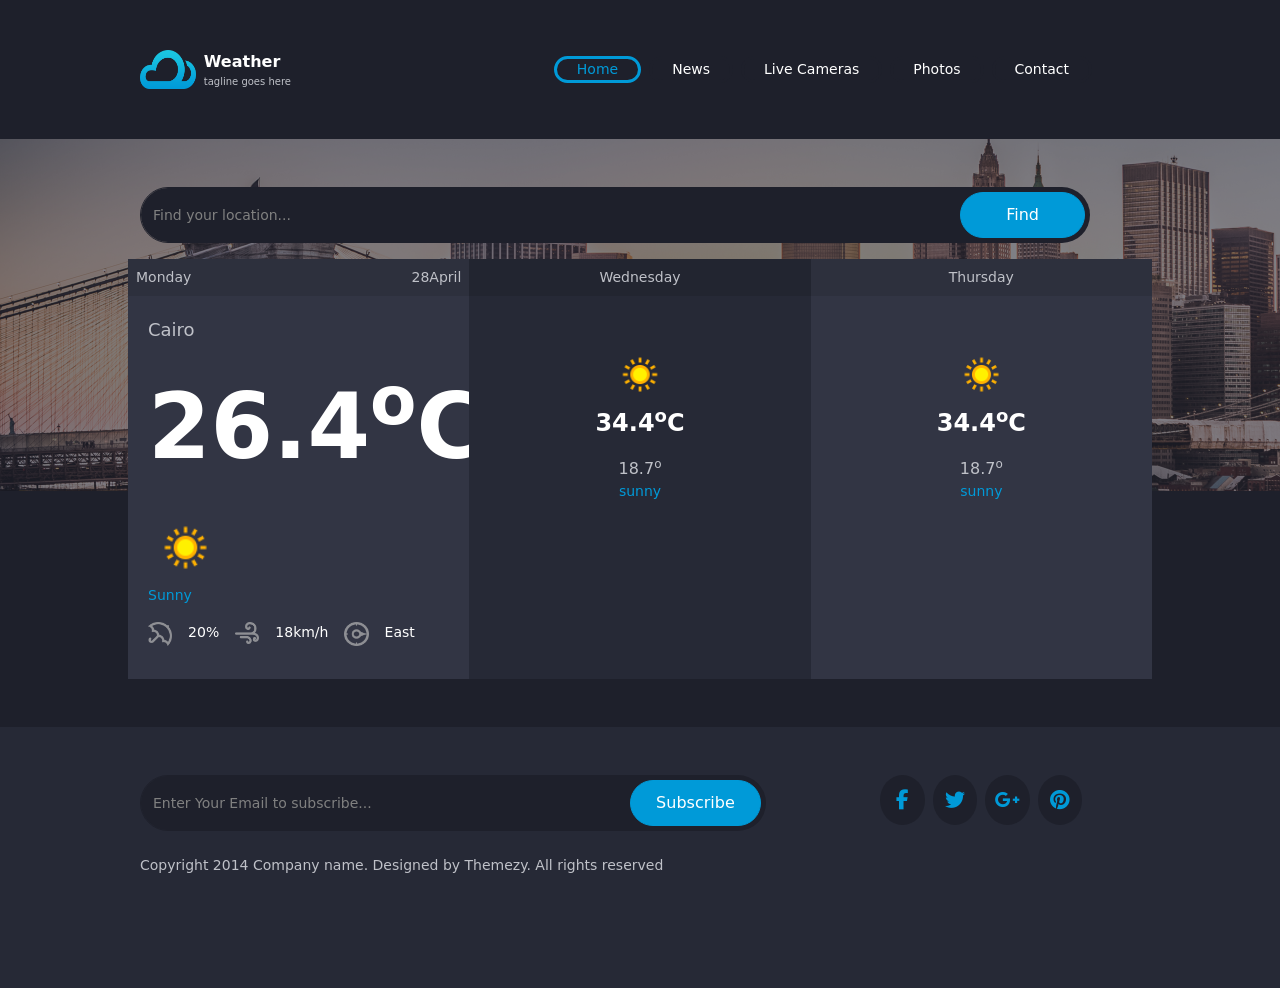
<file: index.html>
<!DOCTYPE html>
<html lang="en">
<head>
    <meta charset="UTF-8">
    <meta name="viewport" content="width=device-width, initial-scale=1.0">
    <title>Weather App</title>
    <link rel="stylesheet" href="css/all.min.css">
    <link rel="stylesheet" href="css/bootstrap.min.css">
    <link rel="stylesheet" href="css/app.css">
</head>
<body data-bs-spy="scroll" data-bs-target="#navbar-scroll">
<div class="container-fluid weatherPage">
    <div class="container">
        <nav class="navbar navbar-expand-lg" id="navbar-scroll">
            <div class="nav-logo d-flex gap-2">
                <img src="images/logo@2x.png" class="w-25" alt="cloud">
                <div class="nav-brand d-flex flex-column">
                    <a class="brand-name1" href="#">Weather</a>
                    <a class="brand-name2" href="#">tagline goes here</a>
                </div>
            </div>
            <button class="navbar-toggler" type="button" data-bs-toggle="collapse" data-bs-target="#navbarSupportedContent" aria-controls="navbarSupportedContent" aria-expanded="false" aria-label="Toggle navigation">
                <span class="navbar-toggler-icon"></span>
            </button>
            <div class="collapse navbar-collapse" id="navbarSupportedContent">
                <ul class="navbar-nav ms-auto m-5 gap-2">
                <li class="nav-item">
                    <a class="nav-link active home" aria-current="page" href="./index.html">Home</a>
                </li>
                <li class="nav-item">
                    <a class="nav-link" href="#">News</a>
                </li>
                <li class="nav-item">
                    <a class="nav-link" href="#">Live Cameras</a>
                </li>
                <li class="nav-item">
                    <a class="nav-link" href="#">Photos</a>
                </li>
                <li class="nav-item">
                    <a class="nav-link contact" href="./contact.html">Contact</a>
                </li>
                </ul>
            </div>
        </nav>
    </div>
    <div class="back-img ">
        <div class="container overflow-auto">
            <div class="input-group mb-3 mt-5">
                <input type="text" id="search" class="form-control" placeholder="Find your location..." aria-describedby="button-addon2">
                <div class="buttonn">
                    <button class="btn" type="button" id="button-addon2">Find</button>
                </div>
            </div>
            <div class="row weatherCard d-flex pb-5">
                <div class="col-xl-4 card-header">
                    <div class=" d-flex justify-content-between p-2">
                        <span id="date1">Monday</span>
                        <div class="d-flex">
                            <p class="m-0" id="date2">28</p><span id="monthDate">April</span>
                        </div>
                    </div>
                    <div class="card-body">
                        <p class="p1">Cairo</p>
                        <p class="p2">26.4<sup>o</sup>C</p>
                        <img id="weatherImg" src="images/113 (1).png" class="w-25" alt="sun">
                        <p class="p3">Sunny</p>
                        <div class="footer d-flex gap-3">
                            <img src="images/icon-umberella@2x.png"  alt="umbrella"><p>20%</p>
                            <img src="images/icon-wind@2x.png"  alt="wind"><p>18km/h</p>
                            <img src="images/icon-compass@2x.png"  alt="compass"><p>East</p>
                        </div>
                    </div>
                </div>
                <div class="col-xl-4 card-header2">
                    <div class="content text-center p-2">
                        <span>Wednesday</span>
                    </div>
                    <div class="card-body2 d-flex flex-column justify-content-center align-items-center m-lg-5">
                        <img src="images/113 (1).png" id="weatherImg2" class="w-25" alt="sun">
                        <p class="p4">34.4<sup>o</sup>C</p>
                        <span>18.7<sup>o</sup></span>
                        <p class="p5">sunny</p>
                    </div>
                </div>
                <div class="col-xl-4 card-header3">
                    <div class="content p-2 text-center">
                        <span>Thursday</span>
                    </div>
                    <div class="card-body3 d-flex flex-column justify-content-center align-items-center m-lg-5">
                        <img src="images/113 (1).png" id="weatherImg3" class="w-25" alt="sun">
                        <p class="p4">34.4<sup>o</sup>C</p>
                        <span>18.7<sup>o</sup></span>
                        <p class="p5">sunny</p>
                    </div>
                </div>
            </div>
        </div>
    </div>
    <footer>
        <div class="container overflow-auto">
            <div class="row">
                <div class="col-md-8">
                    <div class="input-group mb-3 mt-5">
                        <input type="text" class="form-control" placeholder="Enter Your Email to subscribe..." aria-describedby="button-addon2">
                        <div class="buttonn">
                            <button class="btn2" type="button" id="button-addon2">Subscribe</button>
                        </div>
                    </div>
                    <div class="footer-text mb-5 pb-5 mt-4">
                        <p>Copyright 2014 Company name. Designed by Themezy. All rights reserved</p>
                    </div>
                </div>
                <div class="col-md-4">
                    <div class="links mb-3 mt-5 d-flex justify-content-center align-items-center gap-2">
                        <a href="#"><i class="fa-brands fa-facebook-f"></i></a>
                        <a href="#"><i class="fa-brands fa-twitter"></i></a>
                        <a href="#"><i class="fa-brands fa-google-plus-g"></i></a>
                        <a href="#"><i class="fa-brands fa-pinterest"></i></a>
                    </div>
                </div>
            </div>
        </div>
    </footer>
</div>


<script src="JS/bootstrap.bundle.min.js"></script>
<script src="JS/weather.js"></script>
</body>
</html>
</file>
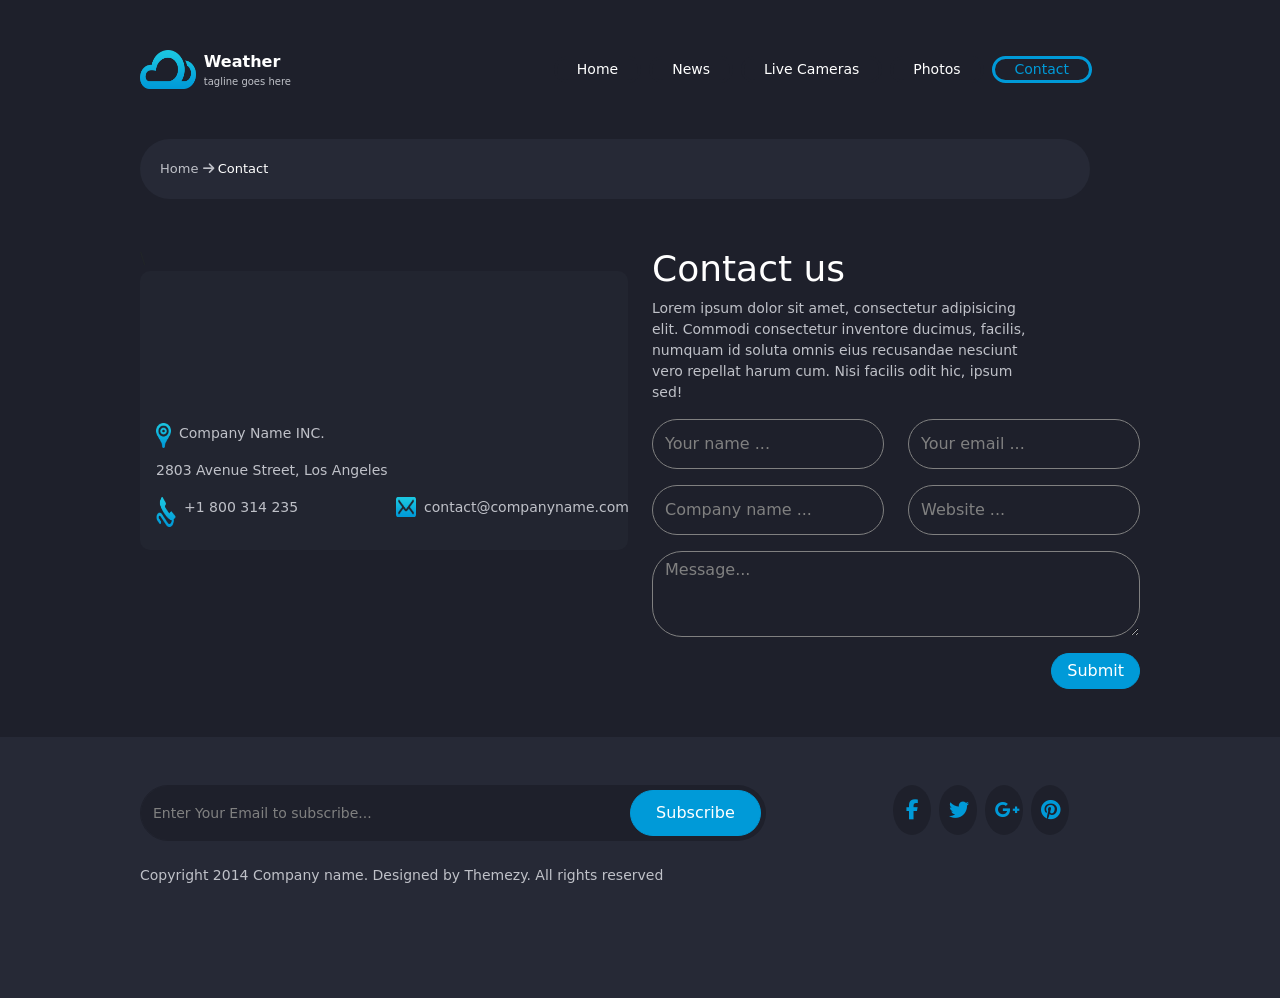
<file: contact.html>
<!DOCTYPE html>
<html lang="en">
<head>
    <meta charset="UTF-8">
    <meta name="viewport" content="width=device-width, initial-scale=1.0">
    <title>Contact</title>
    <link rel="stylesheet" href="css/all.min.css">
    <link rel="stylesheet" href="css/bootstrap.min.css">
    <link rel="stylesheet" href="css/contact.css">
</head>
<body >
    <div class="container-fluid weatherPage">
        <div class="container">
            <nav class="navbar navbar-expand-lg">
                <div class="nav-logo d-flex gap-2">
                    <img src="images/logo@2x.png" class="w-25" alt="cloud">
                    <div class="nav-brand d-flex flex-column">
                        <a class="brand-name1" href="#">Weather</a>
                        <a class="brand-name2" href="#">tagline goes here</a>
                    </div>
                </div>
                <button class="navbar-toggler" type="button" data-bs-toggle="collapse" data-bs-target="#navbarSupportedContent" aria-controls="navbarSupportedContent" aria-expanded="false" aria-label="Toggle navigation">
                    <span class="navbar-toggler-icon"></span>
                </button>
                <div class="collapse navbar-collapse" id="navbarSupportedContent">
                    <ul class="navbar-nav ms-auto m-5 gap-2">
                    <li class="nav-item">
                        <a class="nav-link" aria-current="page" href="./index.html">Home</a>
                    </li>
                    <li class="nav-item">
                        <a class="nav-link" href="#">News</a>
                    </li>
                    <li class="nav-item">
                        <a class="nav-link" href="#">Live Cameras</a>
                    </li>
                    <li class="nav-item">
                        <a class="nav-link" href="#">Photos</a>
                    </li>
                    <li class="nav-item">
                        <a class="nav-link active" href="./contact.html">Contact</a>
                    </li>
                    </ul>
                </div>
            </nav>
        </div>
        <div class="container overflow-auto">
            <div class="headContent">
                <a href="index.html">Home <i class="fa-solid fa-arrow-right"></i></a> <span class="text-white">Contact</span>
            </div>
            <div class="row mt-5">
                <div class="col-lg-6 col-md-12">\
                    <div class="box p-3 overflow-auto">
                        <div class="margin">
                            <div class="d-flex gap-2">
                                <img src="images/icon-marker@2x.png" class="marker" alt="location">
                                <p style="color: #BFC1C8; font-size: 14px;">Company Name INC.</p>
                            </div>
                            <p style="color: #BFC1C8; font-size: 14px;">2803 Avenue Street, Los Angeles</p>
                            <div class="row">
                                <div class="col-xl-6 col-lg-12 col-sm-6 d-flex gap-2">
                                    <img src="images/icon-phone@2x.png" class="phone" alt="phone">
                                    <p style="cursor: pointer; color: #BFC1C8; font-size: 14px;">+1 800 314 235 </p>
                                </div>
                                <div class="col-xl-6 col-lg-12 col-sm-6 d-flex gap-2">
                                    <img src="images/icon-envelope@2x.png" class="envelope" alt="envelope">
                                    <p style="cursor: pointer; color: #BFC1C8; font-size: 14px;">contact@companyname.com </p>
                                </div>
                            </div>
                        </div>
                    </div>
                </div>
                <div class="col-lg-6">
                    <div class="contentHead">
                        <h2>Contact us</h2>
                        <p>Lorem ipsum dolor sit amet, consectetur adipisicing elit. Commodi consectetur inventore ducimus, facilis, numquam id soluta omnis eius recusandae nesciunt vero repellat harum cum. Nisi facilis odit hic, ipsum sed!</p>
                    </div>
                    <div class="row form">
                        <div class="col-md-6">
                            <div class="mb-3">
                                <input type="text" class="form-control" id="exampleFormControlInput1" placeholder="Your name ...">
                            </div>
                        </div>
                        <div class="col-md-6">
                            <div class="mb-3">
                                <input type="text" class="form-control" id="exampleFormControlInput1" placeholder="Your email ...">
                            </div>
                        </div>
                    </div>
                    <div class="row">
                        <div class="col-md-6 form2">
                            <div class="mb-3">
                                <input type="text" class="form-control" id="exampleFormControlInput1" placeholder="Company name ...">
                            </div>
                        </div>
                        <div class="col-md-6 form2">
                            <div class="mb-3">
                                <input type="text" class="form-control" id="exampleFormControlInput1" placeholder="Website ...">
                            </div>
                        </div>
                        <div class="col-12 text-area">
                            <textarea class="form-control" id="exampleFormControlTextarea1" placeholder="Message..." rows="3"></textarea>
                            <div class="d-flex justify-content-end mt-3"><button type="submit" class="submit mb-5">Submit</button></div>
                        </div>
                        </div>
                    </div>
                </div>
            </div>
            <footer>
                <div class="container overflow-auto">
                    <div class="row">
                        <div class="col-md-8">
                            <div class="input-group mb-3 mt-5">
                                <input type="text" class="form-control" placeholder="Enter Your Email to subscribe..." aria-describedby="button-addon2">
                                <div class="buttonn">
                                    <button class="btn2" type="button" id="button-addon2">Subscribe</button>
                                </div>
                            </div>
                            <div class="footer-text mb-5 pb-5 mt-4">
                                <p>Copyright 2014 Company name. Designed by Themezy. All rights reserved</p>
                            </div>
                        </div>
                        <div class="col-md-4">
                            <div class="links mb-3 mt-5 d-flex justify-content-center align-items-center gap-2">
                                <a href="#"><i class="fa-brands fa-facebook-f"></i></a>
                                <a href="#"><i class="fa-brands fa-twitter"></i></a>
                                <a href="#"><i class="fa-brands fa-google-plus-g"></i></a>
                                <a href="#"><i class="fa-brands fa-pinterest"></i></a>
                            </div>
                        </div>
                    </div>
                </div>
            </footer>
    </div>










    <script src="JS/weather.js"></script>
    <script src="JS/bootstrap.bundle.min.js"></script>
</body>
</html>
</file>
<file: css/app.css>
@import url('https://fonts.googleapis.com/css2?family=Alegreya+Sans:ital,wght@0,100;0,300;0,400;0,500;0,700;0,800;0,900;1,100;1,300;1,400;1,500;1,700;1,800;1,900&family=Alegreya:ital,wght@0,400..900;1,400..900&family=Amatic+SC:wght@400;700&family=Arvo:ital,wght@0,400;0,700;1,400;1,700&family=Bree+Serif&family=Montserrat:ital,wght@0,100..900;1,100..900&family=Nunito:ital,wght@0,200..1000;1,200..1000&family=Open+Sans:ital,wght@0,300..800;1,300..800&family=PT+Sans+Caption:wght@400;700&family=Pacifico&family=Poppins:ital,wght@0,100;0,200;0,300;0,400;0,500;0,600;0,700;0,800;0,900;1,100;1,200;1,300;1,400;1,500;1,600;1,700;1,800;1,900&family=Righteous&family=Roboto:ital,wght@0,100..900;1,100..900&family=Sigmar&display=swap');

html{
    font-family: "Open Sans", sans-serif;
}
:root{
    --mainColor : #1E202B;
    --secondColor : #009AD8;
    --cardColor : #323544;
    --footer-MiddleCard-Color : #262936;
    --cardBarColor : #2D303D;
    --middleCardBarColor: #222530;
}
.container-fluid{
    padding-left: 0% !important;
    padding-right: 0% !important;
}
.container{
    width: 80% !important;
    margin: auto;
}
.weatherPage{
    background-color: var(--mainColor);
}
.nav-logo .nav-brand .brand-name1{
    text-decoration: none !important;
    font-weight: 700;
    color: white !important;
}
.nav-logo .nav-brand .brand-name2{
    text-decoration: none !important;
    color: #BFC1C8 !important;
    font-weight: 300;
    font-size: 10px;
}
.nav-item .active{
    color: var(--secondColor) !important;
    font-size: 14px;
    font-weight: 400;
    border: 3px solid var(--secondColor) ;
    border-radius: 20px;
}
.nav-link{
    color: white !important;
    font-size: 14px;
    font-weight: 400;
    padding: 0 20px !important;
    border: 3px solid var(--mainColor) ;
    border-radius: 20px;
}
.nav-item:hover .nav-link{
    border: 3px solid var(--secondColor) ;
    border-radius: 20px;
    color: var(--secondColor) !important;
}
.navbar-toggler-icon{
    background-color:  white !important;
}
.back-img{
    background-image: url(../images/banner.png);
    background-repeat: no-repeat;
}
.input-group{
    width: 95%;
}
.input-group>.form-control{
    box-shadow: none !important;
    background-color: var(--mainColor) !important;
    border-color: var(--mainColor) !important;
    border-radius: 50px;
}
.input-group>.form-control:focus{
    color: white !important;
}
.input-group>.form-control::placeholder{
    color: gray ;
    font-size: 14px;
}
.input-group .buttonn{
    background-color: var(--mainColor);
    border-radius: 50px;
    padding: 5px;
}
.input-group .btn{
    background-color: var(--secondColor);
    border: 1px solid var(--secondColor);
    border-radius: 40px;
    padding: 10px 45px 10px;
    color: white;
}
.input-group .btn2{
    background-color: var(--secondColor);
    border: 1px solid var(--secondColor);
    border-radius: 40px;
    padding: 10px 25px 10px;
    color: white;
}
.weatherCard{
    border-radius: 10px;
}
.card-header{
    background-color: var(--cardBarColor);
    font-size: 14px;
    color: #BFC1C8;
}
.card-body{
    background-color: var(--cardColor);
    padding: 20px;
}
.card-body .p1{
    font-size: 18px;
    color: #BFC1C8;
}
.card-body .p2{
    font-size: 90px;
    color: white;
    font-weight: 700;
}
.card-body .p3{
    color: var(--secondColor);
    font-size: 14px;
}
.card-body .footer img{
    width: 8%;
    height: 10%;
}
.footer p{
    color: white;
}
.card-header2{
    background-color: var(--footer-MiddleCard-Color);
    padding-left: 0;
    padding-right: 0;
}
.card-header2 .content {
    background-color: var(--middleCardBarColor);
    font-size: 14px;
    color: #BFC1C8;
}
.card-body2 .p4{
    font-size: 24px;
    color: white;
    font-weight: 700;
}
.card-body2 span{
    color: #BFC1C8;
    font-weight: 300;
}
.card-body2 .p5{
    color: var(--secondColor);
    font-size: 14px;
    font-weight: 300;
}
.card-header3{
    background-color: var(--cardColor);
    padding-left: 0;
    padding-right: 0;
}
.card-header3 .content{
    background-color: var(--cardBarColor);
    font-size: 14px;
    color: #BFC1C8;
}
.card-body3{
    background-color: var(--cardColor);
}
.card-body3 .p4{
    font-size: 24px;
    color: white;
    font-weight: 700;
}
.card-body3 span{
    color: #BFC1C8;
    font-weight: 300;
}
.card-body3 .p5{
    color: var(--secondColor);
    font-size: 14px;
    font-weight: 300;
}
footer{
    background-color: var(--footer-MiddleCard-Color);
}
.links{
    font-size:20px;
}
.links a{
    text-align: center;
    color: var(--secondColor) !important;
    background-color:  var(--mainColor) !important;
    padding: 10px;
    width: 14%;
    height: 14%;
    border-radius: 50%;
    transition: all 0.5s;
}
.links a:hover{
    color: white !important;
    background-color: var(--secondColor) !important;
}
.footer-text p{
    font-size: 14px;
    color: #BFC1C8;
    font-weight: 300;
}

@media screen and (max-width: 768px){
    
}
</file>
<file: css/contact.css>
@import url('https://fonts.googleapis.com/css2?family=Alegreya+Sans:ital,wght@0,100;0,300;0,400;0,500;0,700;0,800;0,900;1,100;1,300;1,400;1,500;1,700;1,800;1,900&family=Alegreya:ital,wght@0,400..900;1,400..900&family=Amatic+SC:wght@400;700&family=Arvo:ital,wght@0,400;0,700;1,400;1,700&family=Bree+Serif&family=Montserrat:ital,wght@0,100..900;1,100..900&family=Nunito:ital,wght@0,200..1000;1,200..1000&family=Open+Sans:ital,wght@0,300..800;1,300..800&family=PT+Sans+Caption:wght@400;700&family=Pacifico&family=Poppins:ital,wght@0,100;0,200;0,300;0,400;0,500;0,600;0,700;0,800;0,900;1,100;1,200;1,300;1,400;1,500;1,600;1,700;1,800;1,900&family=Righteous&family=Roboto:ital,wght@0,100..900;1,100..900&family=Sigmar&display=swap');

html{
    font-family: "Open Sans", sans-serif;
    background-color: var(--mainColor);
}
:root{
    --mainColor : #1E202B;
    --secondColor : #009AD8;
    --cardColor : #323544;
    --footer-MiddleCard-Color : #262936;
    --cardBarColor : #2D303D;
    --middleCardBarColor: #222530;
}
.container-fluid{
    padding-left: 0% !important;
    padding-right: 0% !important;
}
.container{
    width: 80% !important;
    margin: auto;
}
.weatherPage{
    background-color: var(--mainColor);
}
.nav-logo .nav-brand .brand-name1{
    text-decoration: none !important;
    font-weight: 700;
    color: white !important;
}
.nav-logo .nav-brand .brand-name2{
    text-decoration: none !important;
    color: #BFC1C8 !important;
    font-weight: 300;
    font-size: 10px;
}
.nav-item .active{
    color: var(--secondColor) !important;
    font-size: 14px;
    font-weight: 400;
    border: 3px solid var(--secondColor) ;
    border-radius: 20px;
}
.nav-link{
    color: white !important;
    font-size: 14px;
    font-weight: 400;
    padding: 0 20px !important;
    border: 3px solid var(--mainColor) ;
    border-radius: 20px;
}
.nav-item:hover .nav-link{
    border: 3px solid var(--secondColor) ;
    border-radius: 20px;
    color: var(--secondColor) !important;
}
.navbar-toggler-icon{
    background-color:  white !important;
}
.headContent{
    font-size: 13px;
    width: 95%;
    background-color: var(--footer-MiddleCard-Color) ;
    border-color: var(--mainColor) ;
    border-radius: 50px;
    padding: 20px;
}
.headContent a {
    color: #BFC1C8;
    text-decoration: none;
    font-weight: 300;
}
.box{
    background-color: var(--middleCardBarColor);
    border-radius: 10px;
}
.margin{
    margin-top: 30%;
}
.box .marker{
    width: 15px;
    height: 25px;
}
.box .phone{
    width: 20px;
    height: 30px;
}
.box .envelope{
    width: 20px;
    height: 20px;
}
.contentHead h2{
    font-size: 36px;
    color: white;
    font-weight: 300;
}
.contentHead p{
    font-size: 14px;
    color: #BFC1C8;
    font-weight: 300;
    width: 80%;
}
.form .form-control{
    background-color: var(--mainColor) !important;
    box-shadow: none !important;
    border-radius: 50px !important;
    border: 1px solid gray !important;
    padding: 12px;
}
.form2 .form-control{
    background-color: var(--mainColor) !important;
    box-shadow: none !important;
    border-radius: 50px !important;
    border: 1px solid gray !important;
    padding: 12px;
}
textarea.form-control{
    background-color: var(--mainColor) !important;
    box-shadow: none !important;
    border-radius: 30px !important;
    border: 1px solid gray !important;
}
textarea.form-control::placeholder{
    color: gray !important;
}
.form .form-control::placeholder{
    color: gray !important;
}
.form2 .form-control::placeholder{
    color: gray !important;
}
.form .form-control:focus{
    border: 1px solid var(--secondColor) !important;
    border-radius: 30px;
    color: white !important;
}
.form2 .form-control:focus{
    border: 1px solid var(--secondColor) !important;
    border-radius: 30px;
    color: white !important;
}
.form .form-control:hover{
    border: 1px solid var(--secondColor) !important;
}
.form2 .form-control:hover{
    border: 1px solid var(--secondColor) !important;
}
.text-area textarea.form-control:hover{
    border: 1px solid var(--secondColor) !important;
}
.submit{
    background-color: var(--secondColor);
    padding: 5px 15px 5px;
    border: 1px solid var(--secondColor);
    border-radius: 20px;
    color: white;
}
footer{
    background-color: var(--footer-MiddleCard-Color);
}
.links{
    font-size:20px;
    
}
.links a{
    text-align: center;
    color: var(--secondColor) !important;
    background-color:  var(--mainColor) !important;
    padding: 10px;
    width: 12%;
    height: 12%;
    border-radius: 50%;
    transition: all 0.5s;
}
.links a:hover{
    color: white !important;
    background-color: var(--secondColor) !important;
}
.footer-text p{
    font-size: 14px;
    color: #BFC1C8;
    font-weight: 300;
}
.input-group{
    width: 95%;
}
.input-group>.form-control{
    box-shadow: none !important;
    background-color: var(--mainColor) !important;
    border-color: var(--mainColor) !important;
    border-radius: 50px;
}
.input-group>.form-control:focus{
    color: white !important;
}
.input-group>.form-control::placeholder{
    color: gray ;
    font-size: 14px;
}
.input-group .buttonn{
    background-color: var(--mainColor);
    border-radius: 50px;
    padding: 5px;
}
.input-group .btn2{
    background-color: var(--secondColor);
    border: 1px solid var(--secondColor);
    border-radius: 40px;
    padding: 10px 25px 10px;
    color: white;
}
</file>
